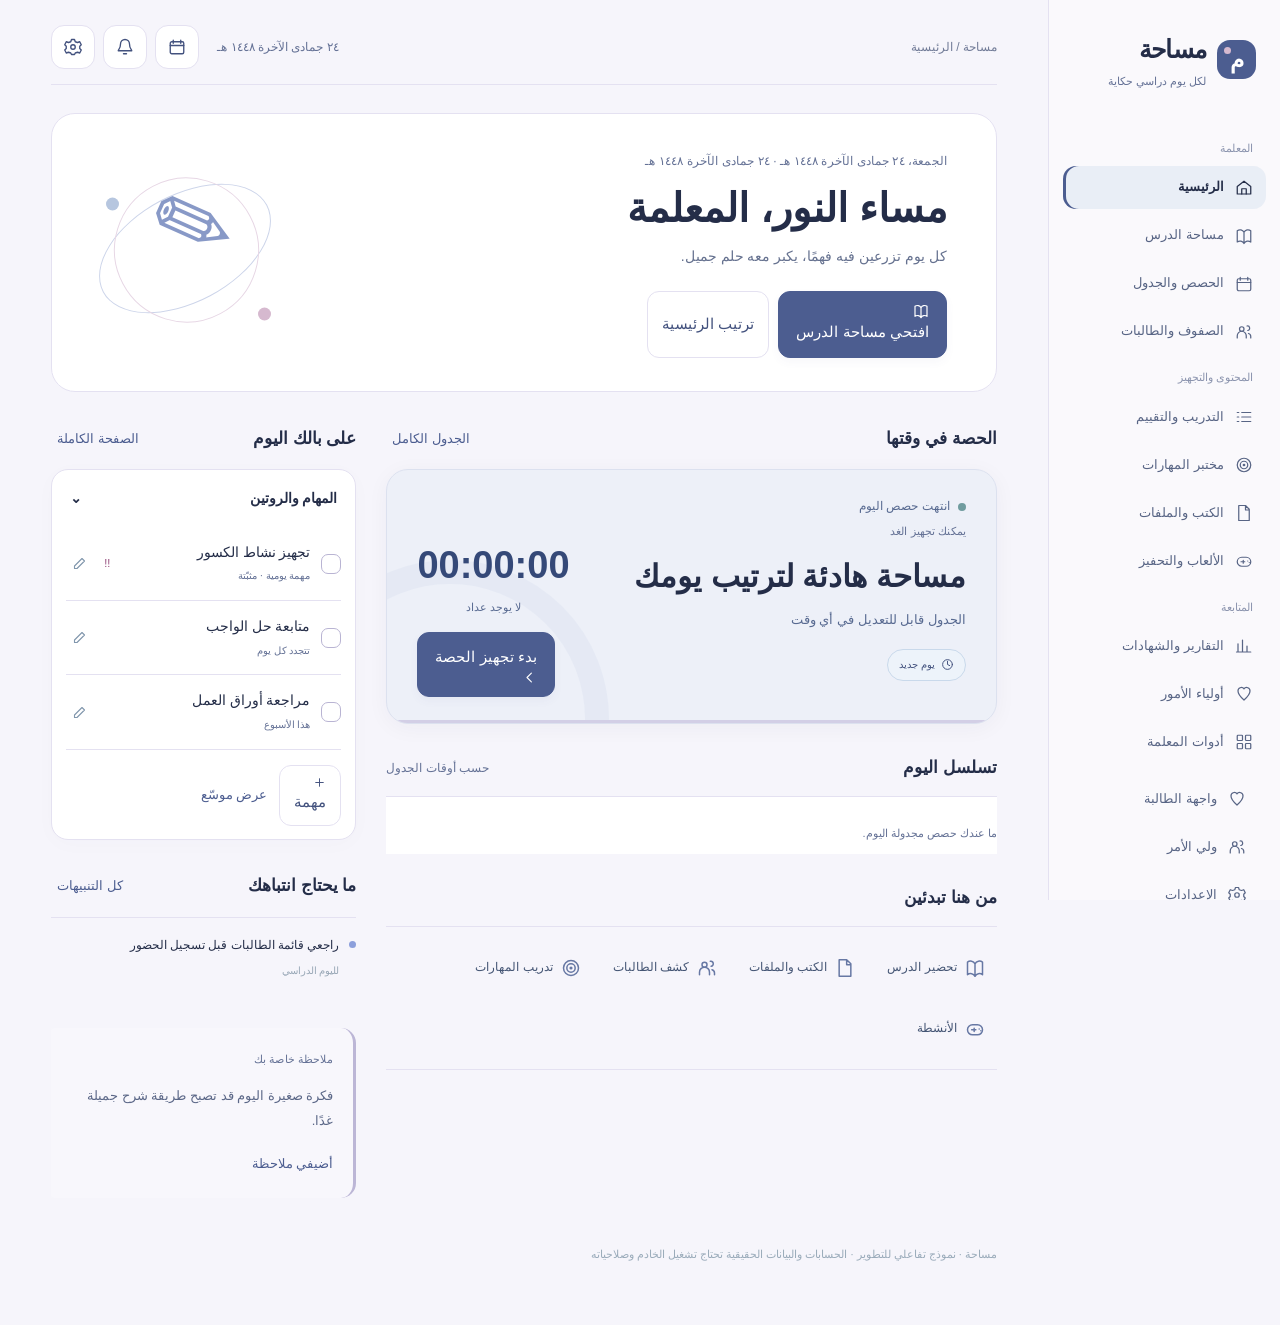
<file: index.html>
<!doctype html><html lang="ar" dir="rtl"><head><meta charset="utf-8"><meta name="viewport" content="width=device-width, initial-scale=1, viewport-fit=cover"><meta name="theme-color" content="#F6F5FB"><meta name="description" content="مساحة، مكان المعلمة الهادئ لإدارة الدروس والصفوف والحصص"><link rel="manifest" href="manifest.webmanifest"><link rel="icon" href="assets/icon.svg" type="image/svg+xml"><link rel="stylesheet" href="assets/style.css?v=20261106-restore-2"><link rel="stylesheet" href="assets/reference-refresh.css?v=20261106-restore-2"><link rel="stylesheet" href="assets/verified-palette.css?v=20261106-restore-2"><link rel="stylesheet" href="assets/experience.css?v=20261106-restore-2"><title>مساحة | مساحة المعلمة</title></head><body><div id="app"><main class="boot-fallback" style="max-width:720px;margin:70px auto;padding:24px;text-align:center;direction:rtl"><h1>مساحة المعلمة</h1><p>جاري تحميل الواجهة…</p><p><a href="?fresh=1" style="color:#4C5D90">إذا لم تظهر الصفحة، اضغطي هنا للتحديث</a></p></main></div><div id="toast" aria-live="polite"></div><script src="assets/media-store.js?v=20261106-restore-2" defer></script><script src="assets/app.js?v=20261106-restore-2" defer></script></body></html>
</file>
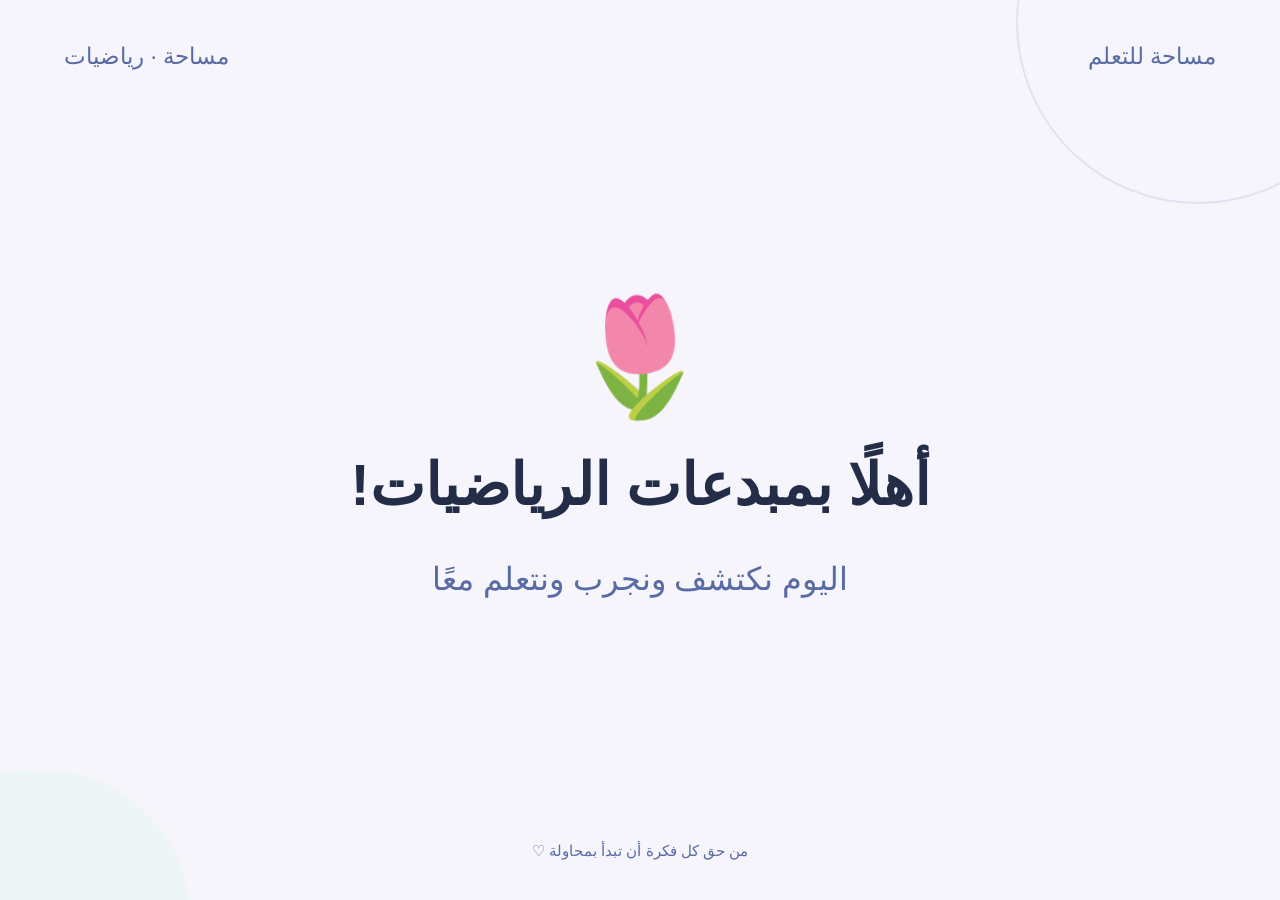
<file: projector.html>
<!doctype html><html lang="ar" dir="rtl"><head><meta charset="utf-8"><meta name="viewport" content="width=device-width, initial-scale=1"><meta name="theme-color" content="#F8F5FC"><link rel="stylesheet" href="assets/style.css"><link rel="stylesheet" href="assets/reference-refresh.css"><link rel="stylesheet" href="assets/verified-palette.css"><link rel="stylesheet" href="assets/experience.css"><title>السبورة | مساحة</title></head><body class="projector-body"><div id="projector"></div><script src="assets/projector.js" defer></script></body></html>
</file>
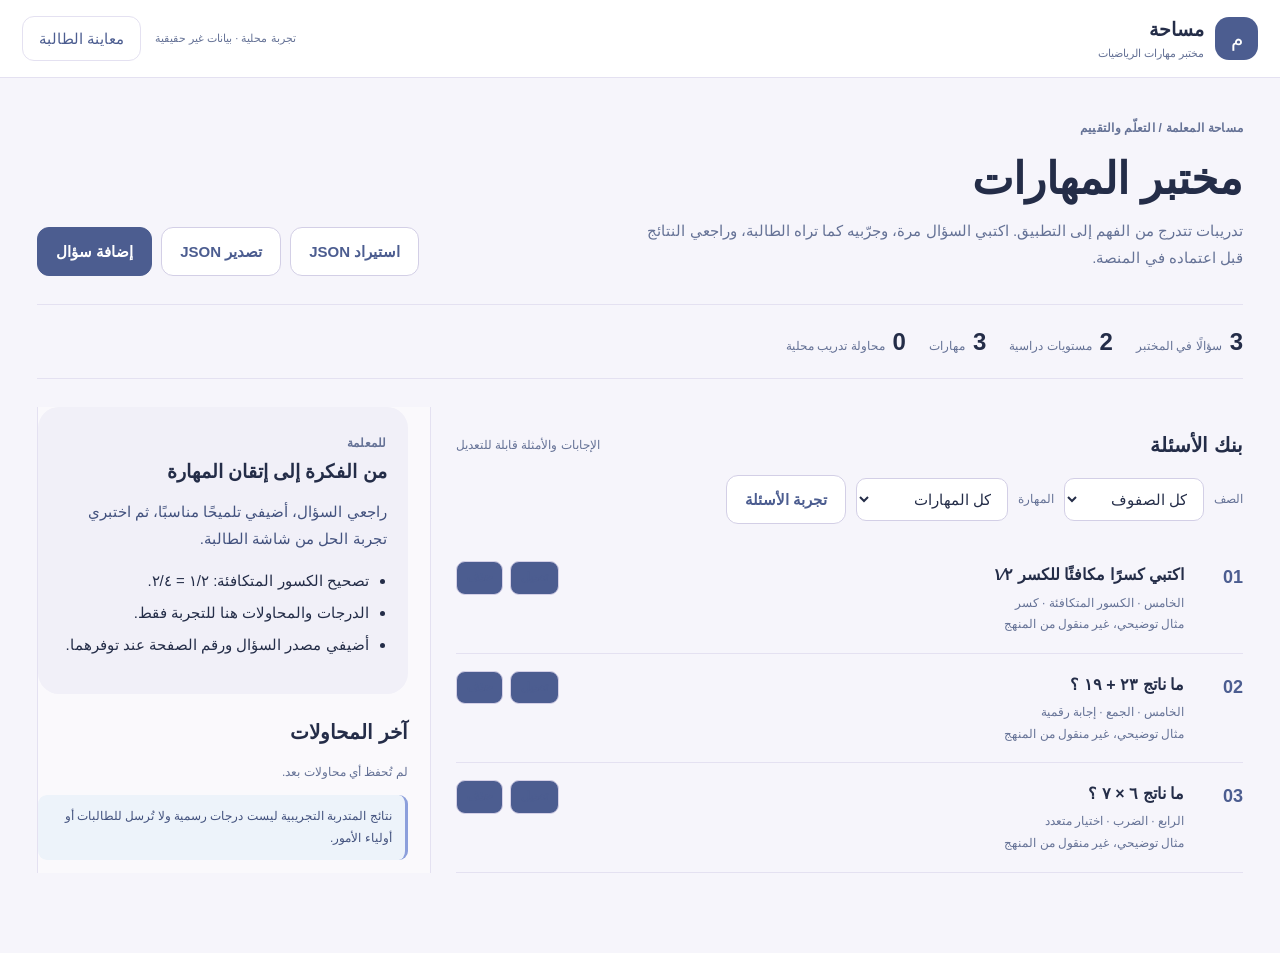
<file: skills.html>
<!doctype html>
<html lang="ar" dir="rtl">
<head>
<meta charset="utf-8"><meta name="viewport" content="width=device-width,initial-scale=1,viewport-fit=cover">
<meta name="theme-color" content="#F6F5FB"><link rel="stylesheet" href="assets/verified-palette.css"><title>مساحة | مختبر مهارات الرياضيات</title>
<link rel="icon" href="assets/icon.svg"><link rel="stylesheet" href="assets/skills.css"><link rel="stylesheet" href="assets/skills-ref.css"><script src="assets/skills.js" defer></script>
</head>
<body>
<div id="shell">
<header class="top"><a href="index.html" class="identity"><span class="mark">م</span><span><b>مساحة</b><small>مختبر مهارات الرياضيات</small></span></a><div class="top-actions"><span class="privacy">تجربة محلية · بيانات غير حقيقية</span><button class="quiet" id="switchRole">معاينة الطالبة</button></div></header>
<main id="main" tabindex="-1"></main>
</div>
<div id="dialogMount"></div><div id="toast" role="status" aria-live="polite"></div>
</body></html>
</file>
<file: assets/style.css>
*{box-sizing:border-box}html{scroll-behavior:smooth}body{margin:0;background:#f8f9fb;color:#24354a;font-family:-apple-system,BlinkMacSystemFont,"Segoe UI",Tahoma,Arial,sans-serif;font-size:14px}button,input,select,textarea{font:inherit}button{cursor:pointer}button:disabled{opacity:.4;cursor:not-allowed}a{color:inherit;text-decoration:none}svg{display:block}[hidden]{display:none!important}:root{--blue:#345b8b;--sky:#d7edf5;--ink:#24354a;--mute:#8292a4;--line:#e7ebf0;--soft:#f5f7fa;--white:#fff;--mint:#c8eae2}body.dark{--ink:#f1f6fc;--mute:#a8bbd0;--line:#354458;--soft:#1e2b3c;--white:#233348;background:#192638;color:var(--ink)}.shell{min-height:100vh;display:grid;grid-template-columns:218px minmax(0,1fr)}.rail{background:#f0f4f8;border-left:1px solid #e3eaf2;padding:24px 13px;position:sticky;top:0;height:100vh;overflow:auto;display:flex;flex-direction:column}.logo{display:flex;align-items:center;gap:11px;padding:0 10px 34px}.logo-mark{height:39px;width:39px;border-radius:13px;background:#345b8b;color:white;display:grid;place-items:center;font-size:23px;font-weight:700;position:relative}.logo-mark:after{content:'';width:7px;height:7px;background:#b6e6df;position:absolute;top:7px;left:7px;border-radius:50%}.logo strong{font-size:22px;letter-spacing:-.8px}.logo small{display:block;color:#8997a8;font-size:10px}.rail-label{font-size:10px;color:#92a2b4;padding:15px 13px 8px}.nav{display:flex;flex-direction:column;gap:3px}.nav button{width:100%;background:transparent;border:0;border-radius:11px;color:#61758e;display:flex;align-items:center;gap:11px;text-align:right;padding:11px 12px;font-size:12px}.nav button.active{background:#dce7f3;color:#274c7a;font-weight:700}.nav button:hover:not(.active){background:#e8eef5}.nav svg{width:18px;height:18px;stroke-width:1.65}.rail-bottom{margin-top:auto;padding:14px 7px 0}.profile-mini{display:flex;align-items:center;gap:10px;padding:11px;border-top:1px solid #dce4ee}.avatar{width:35px;height:35px;border-radius:13px;display:grid;place-items:center;background:#cfdeeb;color:#345b8b;font-size:17px}.profile-mini small{display:block;color:#8495a8;font-size:10px}.workspace{min-width:0;padding:29px clamp(20px,4vw,67px) 60px;max-width:1620px;width:100%;margin:auto}.topline{display:flex;align-items:center;justify-content:space-between;gap:12px;margin-bottom:35px}.bread{font-size:12px;color:#8a98a9}.topcontrols{display:flex;align-items:center;gap:9px}.iconbutton{height:40px;min-width:40px;background:var(--white);border:1px solid var(--line);color:var(--ink);border-radius:13px;display:inline-flex;align-items:center;justify-content:center;gap:7px;padding:0 12px}.iconbutton svg{width:18px;height:18px}.date-line{color:#657890;font-size:12px;margin-inline:10px}.section-kicker{letter-spacing:.1px;color:#8799ae;font-size:11px}.welcome{display:flex;gap:20px;align-items:flex-end;justify-content:space-between;margin-bottom:35px}.welcome h1{font-size:clamp(28px,3.25vw,48px);font-weight:700;letter-spacing:-1px;line-height:1.3;margin:5px 0 10px}.welcome p{margin:0;color:#8392a4;font-size:14px}.welcome .dayflower{width:91px;height:91px;flex:0 0 auto;opacity:.94}.line-heading{display:flex;align-items:center;justify-content:space-between;gap:12px;margin-bottom:16px}.line-heading h2{font-size:18px;margin:0}.line-heading .sub{font-size:11px;color:#94a2b0}.textbutton{border:0;background:none;color:#466b98;font-size:12px;padding:6px}.dashboard-flow{display:grid;grid-template-columns:minmax(0,1.6fr) minmax(275px,.9fr);gap:31px;align-items:start}.mainstack,.sidestack{min-width:0;display:flex;flex-direction:column;gap:31px}.lesson-feature{background:#e9eff7;border:1px solid #dfe7f1;border-radius:23px;min-height:280px;padding:29px 33px;position:relative;overflow:hidden;display:flex;flex-direction:column;justify-content:space-between}.lesson-feature:before{content:'';position:absolute;left:-65px;bottom:-110px;width:290px;height:290px;border:37px solid #dce7f3;border-radius:50%;opacity:.9}.lesson-feature:after{content:'';position:absolute;left:122px;top:-53px;width:115px;height:115px;border:1px solid #bfd4e6;border-radius:50%}.feature-meta{display:flex;align-items:center;gap:8px;position:relative;z-index:1;color:#627d9b;font-size:11px}.pulse{width:8px;height:8px;background:#6eaa94;border-radius:50%}.feature-main{position:relative;z-index:1;display:flex;align-items:center;justify-content:space-between;gap:12px}.feature-main h2{font-size:clamp(24px,3vw,35px);margin:6px 0}.feature-main p{margin:0;color:#6b829c}.countdown{font-size:clamp(27px,4vw,44px);font-variant-numeric:tabular-nums;font-weight:700;direction:ltr;letter-spacing:-1px;white-space:nowrap}.countdown small{font-size:11px;font-weight:400;display:block;letter-spacing:0;text-align:center;direction:rtl;color:#7890aa}.feature-bottom{display:flex;align-items:center;justify-content:space-between;gap:10px;position:relative;z-index:1}.pill{display:inline-flex;align-items:center;gap:6px;border:1px solid #ceddec;border-radius:999px;padding:6px 11px;font-size:10px;color:#58728e;background:#f7fafd}.solid{background:#345b8b;border:1px solid #345b8b;color:white;border-radius:12px;padding:11px 17px}.softbtn{background:#eef3f8;border:1px solid #dfe9f3;border-radius:12px;padding:10px 14px;color:#345b8b}.progress-track{height:3px;background:#cfdeeb;border-radius:99px;overflow:hidden;position:absolute;bottom:0;right:0;left:0}.progress-track i{display:block;height:100%;background:#4676ac;width:0;transition:width .7s}.timeline{position:relative;border-top:1px solid var(--line);padding-top:16px;display:grid;grid-template-columns:repeat(auto-fit,minmax(115px,1fr));gap:7px}.slot{background:none;border:0;text-align:right;padding:10px 11px;border-radius:10px;position:relative;min-height:94px}.slot:before{content:'';position:absolute;right:13px;top:-21px;width:9px;height:9px;border-radius:50%;background:#c8d3df;border:3px solid #f8f9fb}.slot.active{background:#e8eff7}.slot.active:before{background:#3a689b}.slot small{color:#91a0b0;font-size:10px}.slot strong{display:block;margin:8px 0 3px;font-size:13px}.slot em{display:block;font-style:normal;font-size:11px;color:#8a9caf}.tool-strip{display:grid;grid-template-columns:repeat(4,minmax(0,1fr));gap:4px;border-top:1px solid var(--line);border-bottom:1px solid var(--line);padding:18px 0}.tool-link{display:flex;flex-direction:column;align-items:center;gap:11px;background:none;border:0;border-radius:12px;padding:9px 4px;font-size:11px;color:#566e87}.tool-link:hover{background:#edf3f8}.toolglyph{width:50px;height:50px;background:#e5edf6;border-radius:17px;display:grid;place-items:center;color:#3d6a98}.toolglyph svg{height:22px;width:22px;stroke-width:1.7}.tool-link:nth-child(2) .toolglyph{background:#e5f3ef;color:#518d80}.tool-link:nth-child(3) .toolglyph{background:#f5ede3;color:#9a8059}.tool-link:nth-child(4) .toolglyph{background:#ece9f6;color:#8171a5}.list-clean{padding:0;margin:0;list-style:none}.taskitem{display:flex;align-items:center;gap:11px;padding:13px 0;border-bottom:1px solid var(--line)}.check{height:20px;width:20px;border:1.5px solid #b6c6d7;border-radius:7px;background:#fff;color:#fff;flex:0 0 auto;display:grid;place-items:center;padding:0}.check.checked{background:#3f7893;border-color:#3f7893}.taskitem .copy{flex:1;min-width:0}.taskitem .copy b{font-weight:400;font-size:13px;display:block;white-space:nowrap;overflow:hidden;text-overflow:ellipsis}.taskitem .copy b.finished{text-decoration:line-through;color:#9aa7b7}.taskitem small{font-size:10px;color:#9aa7b7}.taskitem .priority{font-size:11px;color:#b2738b}.light-more{border:0;background:transparent;color:#8197ad;padding:6px}.task-actions{display:flex;gap:6px;margin-top:15px;align-items:center}.dropbox{background:#fff;border:1px solid #e7ebf0;border-radius:16px;padding:12px 15px}.drop-head{width:100%;display:flex;align-items:center;justify-content:space-between;text-align:right;border:0;background:transparent;padding:0;font-weight:700;color:#344d67}.drop-content{padding-top:13px}.muted{color:#8b9cac;font-size:11px}.mini-calendar{display:grid;grid-template-columns:repeat(7,minmax(0,1fr));gap:5px;margin:14px 0}.mini-calendar span,.mini-calendar button{display:grid;place-items:center;aspect-ratio:1;border:0;background:transparent;border-radius:10px;font-size:11px}.mini-calendar .weekday{color:#98a9b9;font-size:10px;aspect-ratio:auto}.mini-calendar .today{background:#345b8b;color:white}.mini-calendar .event{border:1px solid #b1d3dc}.mini-calendar .blank{visibility:hidden}.notice-line{padding:12px 0;border-bottom:1px solid var(--line);display:flex;gap:10px;align-items:flex-start}.notice-line:last-child{border-bottom:0}.notice-dot{width:7px;height:7px;border-radius:50%;background:#7d9fc2;margin-top:6px;flex:0 0 auto}.notice-line b{display:block;font-size:12px;font-weight:400}.notice-line small{color:#98a7b6;font-size:10px}.glass-note{background:#f0f5fa;border-radius:15px;padding:16px 18px;color:#627d99;font-size:12px}.page-header{display:flex;align-items:flex-end;justify-content:space-between;gap:14px;margin-bottom:27px}.page-header h1{font-size:clamp(25px,3vw,36px);margin:5px 0 0}.page-header p{margin:7px 0 0;color:#8798a9}.page-body{display:grid;gap:18px}.layout-two{display:grid;grid-template-columns:minmax(0,1.5fr) minmax(270px,.9fr);gap:22px;align-items:start}.paper{border:1px solid var(--line);background:var(--white);border-radius:18px;padding:22px}.paper h3{margin:0 0 16px;font-size:16px}.row{display:flex;align-items:center;gap:10px;flex-wrap:wrap}.between{justify-content:space-between}.stack{display:flex;flex-direction:column;gap:10px}.field{display:flex;flex-direction:column;gap:6px;min-width:0;flex:1}.field label{color:#7e91a7;font-size:11px}.field input,.field select,.field textarea,textarea.editor{width:100%;min-height:39px;border:1px solid var(--line);background:var(--white);color:var(--ink);border-radius:11px;padding:10px 11px;outline:none}.field textarea{min-height:95px;resize:vertical}.field input:focus,.field textarea:focus,.field select:focus{border-color:#6998c6}.table-wrap{overflow-x:auto}table{border-collapse:collapse;width:100%;font-size:12px}th{font-weight:400;text-align:right;color:#9da9b5;border-bottom:1px solid var(--line);padding:12px}td{padding:13px 12px;border-bottom:1px solid var(--line)}tr:last-child td{border-bottom:0}.tag{border-radius:999px;background:#ebf2f8;color:#587a9c;padding:5px 9px;white-space:nowrap;font-size:10px}.tag.good{background:#e7f5ee;color:#477969}.tag.warn{background:#fff1e5;color:#a57e55}.clickrow{cursor:pointer}.clickrow:hover{background:#f8fafc}.segmented{display:flex;gap:4px;background:#f0f4f8;border-radius:12px;padding:4px;flex-wrap:wrap}.segmented button{border:0;background:transparent;color:#667e94;border-radius:9px;padding:9px 12px}.segmented button.selected{background:#fff;color:#345b8b;box-shadow:0 1px 5px #203b5714}.empty{padding:35px 15px;color:#9cabb9;text-align:center}.two-cards{display:grid;grid-template-columns:repeat(2,minmax(0,1fr));gap:15px}.lesson-row{padding:17px 0;border-bottom:1px solid var(--line);display:flex;align-items:center;gap:13px}.lesson-row:last-child{border-bottom:0}.number-marker{min-width:37px;height:37px;border-radius:12px;background:#eaf2f9;display:grid;place-items:center;color:#4b76a0}.lesson-row .grow{flex:1}.lesson-row b{font-size:13px;font-weight:700}.lesson-row small{color:#92a1b0;font-size:11px;display:block;margin-top:4px}.filepicker{border:1px dashed #b6c9db;border-radius:15px;background:#f9fbfd;padding:22px;text-align:center}.filepicker input{width:100%;max-width:300px}.student-scene{border-radius:24px;background:#fff9ef;border:1px solid #f1e7d7;padding:24px;position:relative;overflow:hidden}.kid-hero{display:grid;grid-template-columns:1fr 210px;align-items:center;gap:20px;min-height:220px}.kid-hero h1{color:#4b627a;font-size:clamp(26px,4vw,43px);line-height:1.4;margin:9px 0}.kid-hero p{color:#8e8c91;margin:0}.kid-art{max-width:210px;width:100%;height:auto}.kid-title{font-size:19px;margin:0 0 13px}.kid-options{display:grid;grid-template-columns:repeat(3,minmax(0,1fr));gap:12px}.kid-action{border:1px solid #e9dccc;background:#fffdf9;border-radius:17px;min-height:105px;padding:15px;display:flex;flex-direction:column;align-items:flex-start;gap:9px;text-align:right;color:#53667a}.kid-action svg{width:23px;height:23px;stroke:#7799a1}.kid-action:nth-child(2){background:#eaf7f3;border-color:#d2eae0}.kid-action:nth-child(3){background:#f0f0fb;border-color:#e2e2f0}.quiz-box{text-align:center;padding:30px 12px}.math-question{font-size:clamp(33px,5vw,65px);direction:ltr;margin:18px 0 22px;color:#48627d}.answer-options{display:grid;grid-template-columns:repeat(3,1fr);gap:10px;max-width:540px;margin:auto}.answer-options button{min-height:75px;border:1px solid #d5e2e8;border-radius:15px;background:#fff;color:#4c6780;font-size:26px}.answer-options button:hover{background:#e8f4ef}.projector-body{background:#fff9f1;min-height:100vh}.projector-view{min-height:100vh;padding:4vh 5vw;display:flex;flex-direction:column;justify-content:center;align-items:center;position:relative;overflow:hidden;color:#50637a;text-align:center}.projector-view:before{content:'';width:360px;height:360px;border:2px solid #e4efe7;position:absolute;top:-160px;right:-100px;border-radius:50%}.projector-view:after{content:'';width:320px;height:320px;background:#e9f4f1;position:absolute;left:-130px;bottom:-190px;border-radius:46%}.projector-top{position:absolute;top:4vh;right:5vw;left:5vw;display:flex;justify-content:space-between;align-items:center;color:#8299a5;font-size:clamp(14px,2vw,23px)}.projector-emoji{font-size:clamp(56px,9vw,140px);line-height:1.1;z-index:1}.projector-title{font-size:clamp(30px,4.5vw,72px);margin:15px 0;z-index:1}.projector-question{font-size:clamp(65px,11vw,165px);font-weight:700;direction:ltr;line-height:1.4;z-index:1}.projector-sub{font-size:clamp(18px,2.5vw,33px);color:#7c929d;z-index:1}.projector-answer{font-size:clamp(29px,5vw,70px);color:#418978;margin-top:15px;z-index:1}.projector-footer{position:absolute;bottom:4vh;color:#9aa9b6;z-index:1}.settings-drawer{position:fixed;inset:0 0 0 auto;width:min(440px,100vw);background:var(--white);box-shadow:-20px 0 70px #152c4340;z-index:120;padding:24px;overflow:auto}.shade{position:fixed;inset:0;background:#24354961;z-index:110}.modal-layer{position:fixed;inset:0;background:#15273a7c;z-index:140;display:flex;align-items:center;justify-content:center;padding:20px}.modal{background:var(--white);border-radius:21px;padding:25px;width:min(590px,100%);max-height:90vh;overflow:auto;box-shadow:0 20px 80px #0002}.modal h2{margin:0 0 19px;font-size:21px}.close{border:0;background:none;color:#8297a8;font-size:23px}.form-grid{display:grid;grid-template-columns:1fr 1fr;gap:13px}.switchline{display:flex;gap:11px;align-items:center;padding:13px 0;border-bottom:1px solid var(--line)}.switchline input{accent-color:#456d97;width:17px;height:17px}.switchline span{flex:1}.activity-strip{background:#edf5f6;border-radius:14px;padding:16px;display:flex;justify-content:space-between;align-items:center}.tools-grid{display:grid;grid-template-columns:repeat(3,minmax(0,1fr));gap:10px}.tool-tile{background:#fff;border:1px solid var(--line);border-radius:15px;min-height:105px;padding:14px;text-align:right;display:flex;flex-direction:column;justify-content:space-between;gap:10px}.tool-tile svg{width:25px;height:25px;color:#5588a3}.tool-tile small{color:#879aaa}.report-bars{display:flex;gap:12px;align-items:end;height:170px;border-bottom:1px solid #cddce9;padding:12px}.bar{flex:1;border-radius:8px 8px 0 0;background:#8db9d4;min-height:5px;position:relative}.bar span{position:absolute;top:-24px;right:0;left:0;text-align:center;font-size:10px}.history-row{padding:11px 0;border-bottom:1px solid var(--line);font-size:12px;display:flex;gap:10px;align-items:center}.chip{border:1px solid var(--line);background:var(--white);border-radius:999px;padding:6px 10px;font-size:11px}.chip.selected{background:#d9e9f3;color:#345b8b}.small-print{font-size:11px;color:#9aabba}.mobile-toggle{display:none}#toast{position:fixed;bottom:22px;left:24px;background:#294c70;color:white;border-radius:13px;padding:12px 18px;font-size:12px;z-index:300;opacity:0;pointer-events:none;transition:opacity .2s}#toast.show{opacity:1}.fullwidth{width:100%}.grow{flex:1}.nowrap{white-space:nowrap}.mt{margin-top:17px}.mb{margin-bottom:16px}.small{font-size:11px}.notice{background:#f0f5f9;border:1px solid #dfebf3;border-radius:12px;padding:11px 13px;color:#66829a}.placeholder{border:1px dashed #c9d7e3;border-radius:13px;padding:20px;color:#8e9eb0}.overflow{overflow:auto}.warntext{color:#ab7284}.goodtext{color:#438875}.circular{border-radius:50%}.article{max-width:790px;line-height:2}.article h2{margin:23px 0 7px}.shortcut-row{display:flex;justify-content:space-between;align-items:center;gap:10px;border-bottom:1px solid var(--line);padding:12px 0}.shortcut-row:last-child{border:0}.tooltip{font-size:10px;color:#9daab8}@media(max-width:1160px){.dashboard-flow,.layout-two{grid-template-columns:1fr}.sidestack{display:grid;grid-template-columns:repeat(2,minmax(0,1fr))}.kid-hero{grid-template-columns:1fr 170px}}@media(max-width:850px){.shell{display:block}.rail{position:fixed;right:0;top:0;bottom:0;width:255px;z-index:90;transform:translateX(110%);transition:transform .2s;box-shadow:-10px 0 40px #0002}.rail.open{transform:translateX(0)}.mobile-toggle{display:inline-flex}.workspace{padding:23px 20px 60px}.topline{margin-bottom:27px}.welcome{margin-bottom:29px}.date-line{display:none}}@media(max-width:590px){.workspace{padding:18px 15px 45px}.topline{margin-bottom:25px}.welcome .dayflower{width:58px;height:58px}.welcome h1{font-size:29px}.welcome p{font-size:12px}.lesson-feature{min-height:260px;padding:23px}.feature-main{align-items:flex-start;flex-direction:column}.countdown{font-size:30px}.countdown small{text-align:right}.feature-bottom{flex-wrap:wrap}.timeline{grid-template-columns:repeat(2,minmax(0,1fr))}.sidestack{grid-template-columns:1fr}.tool-strip{grid-template-columns:repeat(4,1fr)}.toolglyph{width:42px;height:42px;border-radius:14px}.tool-link{font-size:10px}.page-header{align-items:flex-start;flex-direction:column}.form-grid,.two-cards,.tools-grid{grid-template-columns:1fr}.paper{padding:17px}.kid-hero{grid-template-columns:1fr 105px;min-height:185px}.kid-hero h1{font-size:23px}.kid-options{grid-template-columns:1fr 1fr}.answer-options button{font-size:22px;min-height:68px}.date-line{display:none}}@media(prefers-reduced-motion:reduce){*,*:before,*:after{transition:none!important;animation:none!important}}

.fraction{display:inline-flex;vertical-align:middle;flex-direction:column;align-items:center;justify-content:center;line-height:1.05;font-size:.8em;margin-inline:.1em}.fraction .num{border-bottom:.065em solid currentColor;min-width:1.1em;text-align:center;padding:0 .12em .08em}.fraction .den{padding:.08em .12em 0;text-align:center}
</file>
<file: assets/reference-refresh.css>
/* MASAHA 2026 • Reference-driven refinement
   Source of visual language: user-provided math.zip (tokens.css); no backend copied.
   Flat cool canvas, restrained indigo / periwinkle, soft high-contrast interaction.
*/
:root{
 --m-bg:#F6F5FB;--m-surface:#FFFFFF;--m-ink:#242D48;--m-text2:#43527E;
 --m-muted:#657296;--m-primary:#4C5D90;--m-primary-hover:#41507C;
 --m-border:#E4E1F1;--m-border2:#D3CFE6;--m-tint:#F0EEF7;
 --m-blue:#EDF3FA;--m-rose:#F8F0F4;--m-teal:#EEF5F7;--m-lav:#F1F0F8;
 --m-shadow:0 4px 22px rgba(35,40,73,.045);--m-ease:cubic-bezier(.22,.8,.24,1);
 --blue:var(--m-primary);--sky:#DDE8F4;--ink:var(--m-ink);--mute:var(--m-muted);
 --line:var(--m-border);--soft:#FAF9FC;--white:#FFFFFF;--mint:#DCEAEE;
}
html{background:var(--m-bg);-webkit-text-size-adjust:100%}
body:not(.projector-body){background:var(--m-bg);color:var(--m-ink);font-size:15px;line-height:1.75}
button,input,select,textarea{font-family:Ping,Tahoma,Arial,sans-serif}
button:focus-visible,a:focus-visible,input:focus-visible,textarea:focus-visible,select:focus-visible{outline:3px solid #98B8D8;outline-offset:3px}
button,a{transition:background-color .19s var(--m-ease),border-color .19s var(--m-ease),color .19s var(--m-ease),transform .19s var(--m-ease),box-shadow .19s var(--m-ease)}
button:active:not(:disabled){transform:scale(.985)}
/* Desktop: quieter, brighter editorial shell */
.rail{background:#FAF9FC;border-left:1px solid var(--m-border);padding-top:23px}
.logo{padding-bottom:29px}.logo strong{color:var(--m-ink)}.logo small,.rail-label{color:var(--m-muted)}
.logo-mark{background:var(--m-primary);border-radius:13px}
.logo-mark:after{background:#D6B9CF}
.nav button{min-height:45px;color:var(--m-text2);font-size:13px;border-radius:13px}
.nav button.active{background:#E9EEF6;color:var(--m-ink);font-weight:700}
.nav button:hover:not(.active){background:#F0EEF7;color:var(--m-ink)}
.rail .profile-mini{border-color:var(--m-border)}.avatar{background:#E4E1F1;color:var(--m-primary)}
.workspace{max-width:1490px;padding-top:26px}
.bread,.date-line{color:var(--m-muted)}.topline{margin-bottom:30px}
.iconbutton{background:#fff;border-color:var(--m-border);border-radius:13px;min-height:44px}
.iconbutton:hover{background:var(--m-lav);border-color:var(--m-border2);color:var(--m-primary)}
.welcome{margin-bottom:34px}.welcome h1{color:var(--m-ink);letter-spacing:0;font-weight:700}
.welcome p{color:var(--m-muted);font-size:14px}.section-kicker{color:var(--m-muted)}
.line-heading h2{font-size:18px;color:var(--m-ink)}.line-heading .sub{color:var(--m-muted)}
.textbutton{color:var(--m-primary);font-size:13px;border-radius:8px}.textbutton:hover{background:var(--m-lav)}
.dashboard-flow{gap:clamp(18px,2.5vw,38px)}.mainstack,.sidestack{gap:clamp(24px,2.6vw,37px)}
/* Main lesson is prominent, but no garish gradient or bulky decorative overlays */
.lesson-feature{background:#E9EEF6;border:1px solid #D3CFE6;border-radius:22px;min-height:266px;padding:28px 32px;box-shadow:var(--m-shadow)}
.lesson-feature:before{border-color:rgba(140,159,219,.14);border-width:24px;left:-96px;bottom:-155px}
.lesson-feature:after{border-color:rgba(76,93,144,.16)}
.feature-meta,.feature-main p,.countdown small{color:#586A91}
.pulse{background:#709C9F}
.feature-main h2{color:#242D48}.countdown{color:#354978;letter-spacing:0}
.solid{background:var(--m-primary);border-color:var(--m-primary);border-radius:12px;box-shadow:none}
.solid:hover{background:var(--m-primary-hover);border-color:var(--m-primary-hover)}
.softbtn{background:var(--m-lav);border-color:var(--m-border);color:var(--m-primary);border-radius:12px}
.softbtn:hover{background:#E4E1F1;border-color:var(--m-border2)}
.pill{border-color:#D3CFE6;background:#FAF9FC;color:var(--m-text2)}
.progress-track{background:#D3CFE6}.progress-track i{background:#7A8AC0}
.timeline{border-color:var(--m-border);gap:8px}.slot{border-radius:13px;min-height:91px}
.slot:before{border-color:var(--m-bg);background:#CBC8DD}
.slot.active{background:var(--m-lav)}.slot.active:before{background:#6A7FC4}
.slot:hover{background:#F0EEF7}
.slot small,.slot em{color:var(--m-muted)}.slot strong{color:var(--m-ink)}
/* Tools as an open, touch-friendly row rather than huge colored blocks */
.tool-strip{border-color:var(--m-border);gap:7px}.tool-link{border-radius:15px;min-height:104px;color:var(--m-text2);font-size:12px}
.tool-link:hover{background:#F0EEF7;transform:translateY(-2px)}
.toolglyph{background:#E4E1F1;color:#4C5D90;border-radius:15px;width:52px;height:52px}
.tool-link:nth-child(2) .toolglyph{background:#DCEAEE;color:#487C88}
.tool-link:nth-child(3) .toolglyph{background:#F0E2EB;color:#95617C}
.tool-link:nth-child(4) .toolglyph{background:#DDE8F4;color:#597BAB}
/* Low-noise task workflow and collapsed previews */
.taskitem{border-bottom-color:var(--m-border);min-height:56px}.taskitem .copy b{color:var(--m-ink);font-size:14px}
.taskitem small{color:var(--m-muted)}.check{border-color:#B9B4D3;background:#fff;border-radius:7px}
.check.checked{background:#4C5D90;border-color:#4C5D90}.taskitem .priority{color:#94497B}
.dropbox{background:#fff;border-color:var(--m-border);border-radius:17px;box-shadow:var(--m-shadow)}
.drop-head{color:var(--m-ink);min-height:32px}.dropbox:focus-within{border-color:#CBC5E2}
.muted{color:var(--m-muted)}
.mini-calendar .today{background:var(--m-primary)}.mini-calendar .event{border-color:#B98FAE;background:#F8F0F4}
.mini-calendar button:hover{background:#F0EEF7}.notice-line{border-color:var(--m-border)}.notice-dot{background:#8C9FDB}
.glass-note{background:var(--m-lav);color:var(--m-text2)}
.page-header h1,.paper h3{color:var(--m-ink)}.page-header p{color:var(--m-muted)}
.paper{border-color:var(--m-border);border-radius:19px;box-shadow:var(--m-shadow)}
.field label{color:var(--m-text2)}.field input,.field select,.field textarea,textarea.editor{border-color:var(--m-border2);border-radius:12px;background:#fff;color:var(--m-ink);min-height:44px}
.field input:focus,.field select:focus,.field textarea:focus{border-color:#8C9FDB;box-shadow:0 0 0 3px rgba(140,159,219,.17)}
.notice{border-color:var(--m-border);background:var(--m-lav)}.shortcut-row{border-color:var(--m-border)}
/* Thematic pages: soften every repeated surface rather than just change the main canvas */
.tools-grid .tool-tile,.two-cards .paper{border-color:var(--m-border)}
.settings-drawer{background:#fff;color:var(--m-ink)}.shade{background:rgba(36,45,72,.38)}
/* Child and projector remain separate experiences. More lively, still gentle. */
.student-scene{background:#F8F5FC;color:#242D48;border-color:#E4E1F1}
.quiz-box{background:#F8F5FC}
.projector-body{background:#F8F5FC;color:#242D48}
.projector-view{background:#FCFAFF;color:#242D48}
.projector-top{color:#657296}.projector-title{color:#4C5D90}
.projector-question{color:#242D48}.projector-answer{color:#335B65}
/* Don't allow contrast or spacing to collapse on touch layouts */
@media(max-width:900px){.workspace{padding:18px 17px 52px}.dashboard-flow{gap:24px}.lesson-feature{padding:24px}.rail{box-shadow:-12px 0 40px rgba(36,45,72,.08)}}
@media(max-width:600px){.welcome h1{font-size:29px}.lesson-feature{padding:21px 19px;min-height:245px;border-radius:19px}.tool-link{min-height:90px}.toolglyph{width:44px;height:44px}.workspace{padding-inline:14px}.taskitem .copy b{white-space:normal}}
@media(prefers-reduced-motion:reduce){*,*::before,*::after{animation-duration:.01ms!important;transition-duration:.01ms!important;scroll-behavior:auto!important}}
</file>
<file: assets/verified-palette.css>
/* Token-accurate palette from supplied math.zip/assets/css/tokens.css. No gradients. */
:root { --blue:#4C5D90; --sky:#DDE8F4; --ink:#242D48; --mute:#586BA5; --line:#E4E1F1; --soft:#FAF9FC; --white:#FFFFFF; --mint:#DCEAEE; }
html, body:not(.projector-body), body:not(.projector-body).dark { background:#F6F5FB!important; color:#242D48!important; }
.rail {background:#FAF9FC!important;border-left:1px solid #E4E1F1!important}
.logo-mark, .solid, .btn.primary, .primary {background:#4C5D90!important;color:#fff!important;border-color:#4C5D90!important}
.nav button.active {background:#E9EEF6!important;color:#242D48!important}
.nav button:hover:not(.active) {background:#F0EEF7!important;color:#242D48!important}
.workspace,.page-body,.shell {color:#242D48}
.lesson-feature {background:#E9EEF6!important;border:1px solid #D3CFE6!important;color:#242D48!important}
.lesson-feature h2,.feature-main h2 {color:#242D48!important}
.paper,.dropbox,.timeline,.mini-calendar,.tool-strip,.tool-tile {background:#fff;border-color:#E4E1F1!important}
.toolglyph {background:#E4E1F1!important;color:#4C5D90!important}
.tool-link:nth-child(2) .toolglyph {background:#DCEAEE!important;color:#426E7C!important}
.tool-link:nth-child(3) .toolglyph {background:#F0E2EB!important;color:#855E78!important}
.tool-link:nth-child(4) .toolglyph {background:#DDE8F4!important;color:#4C5D90!important}
button:focus-visible,a:focus-visible,input:focus-visible {outline:3px solid #8C9FDB!important;outline-offset:2px}
.iconbutton,.softbtn,.chip {background:#fff;color:#43527E;border-color:#E4E1F1}
.iconbutton:hover,.softbtn:hover {background:#F1F0F8!important}
.taskitem,.notice-line{border-color:#E4E1F1!important}
.check.checked,.mini-calendar .today {background:#4C5D90!important;color:#fff!important}
.tag,.pill {background:#EDF3FA!important;color:#43527E!important;border-color:#C9D9EB!important}
.projector-body{background:#F6F5FB!important;color:#242D48!important}
.projector-view{background:#F6F5FB!important;color:#242D48!important}
.projector-view:before {border-color:#E4E1F1!important}
.projector-view:after {background:#EEF5F7!important}
.projector-title,.projector-question {color:#242D48!important}
.projector-sub,.projector-top,.projector-footer {color:#586BA5!important}
.projector-answer {color:#335B65!important}
.student-scene {background:#F1F0F8!important;border-color:#E4E1F1!important}
.kid-action {background:#fff!important;border-color:#E4E1F1!important}
.kid-action:nth-child(2) {background:#EEF5F7!important}
.kid-action:nth-child(3) {background:#F8F0F4!important}
/* Explicitly neutralize legacy accidental gradients */
*[style*="linear-gradient"],*[style*="radial-gradient"]{background-image:none!important}
</file>
<file: assets/experience.css>
/* مساحة — polished workflow layer. Project palette is sourced from math.zip tokens.css. */
:root{--exp-ink:#242D48;--exp-primary:#4C5D90;--exp-muted:#586BA5;--exp-border:#E4E1F1;--exp-soft:#F6F5FB;--exp-lav:#F1F0F8;--exp-blue:#EDF3FA;--exp-teal:#EEF5F7;--exp-mauve:#F8F0F4;--exp-ease:cubic-bezier(.2,.72,.25,1)}
html{scroll-behavior:smooth}body{font-size:15px!important;line-height:1.75}button,input,textarea,select{font-family:Ping,'Segoe UI',Tahoma,sans-serif}button{transition:background .24s var(--exp-ease),transform .24s var(--exp-ease),border-color .24s var(--exp-ease)}button:hover:not(:disabled){transform:translateY(-1px)}button:active:not(:disabled){transform:translateY(0) scale(.985)}
.shell{grid-template-columns:232px minmax(0,1fr)}.rail{padding:28px 14px 16px!important;background:#FAF9FC!important;box-shadow:none}.rail-label{font-size:11px;letter-spacing:0;color:#8B94AE!important}.nav{gap:5px}.nav button{min-height:43px;padding:10px 13px;border-radius:13px;font-size:13px;color:#586585;transition:.2s}.nav button.active{background:#E9EEF6!important;box-shadow:inset 3px 0 #4C5D90;color:#242D48!important}.nav button:hover:not(.active){background:#F0EEF7!important;transform:translateX(-2px)}.logo{padding-bottom:33px}.logo strong{font-size:25px}.logo small{font-size:11px}.workspace{padding-top:25px}.topline{margin-bottom:28px;padding-bottom:15px;border-bottom:1px solid #E4E1F1}.bread{color:#727C98}.crumb-sep{margin:0 5px;color:#B2B3C6}.iconbutton{height:43px;min-width:43px;border-radius:13px}.topcontrols{gap:8px}.date-line{font-size:12px}.page-header{align-items:center}.page-header h1{font-size:clamp(26px,2.8vw,38px)}.page-header p{font-size:13px;max-width:700px}
/* Dashboard is whitespace-led, not a pile of KPI cards */
.new-welcome{padding:33px clamp(18px,4vw,49px);border-radius:24px;border:1px solid #E4E1F1;background:#FFFFFF;position:relative;overflow:hidden;min-height:226px;align-items:center;margin-bottom:30px;isolation:isolate}.new-welcome h1{font-size:clamp(28px,3.1vw,43px);margin:10px 0 8px}.new-welcome p{max-width:530px;color:#65718F;font-size:14px;line-height:1.9}.new-welcome .section-kicker{font-size:12px}.welcome-actions{display:flex;gap:9px;margin-top:22px;flex-wrap:wrap}.welcome-art{position:absolute;left:32px;top:50%;transform:translateY(-50%);width:215px;height:165px;pointer-events:none}.welcome-art .arc{position:absolute;display:block;border:1px solid #CDD5EA;border-radius:50%;transform:rotate(-28deg)}.welcome-art .arc.a{width:186px;height:108px;top:25px;left:8px}.welcome-art .arc.b{width:145px;height:145px;top:8px;left:30px;border-color:#E7D7E5}.paper-pencil{font-size:95px;position:absolute;top:9px;left:70px;color:#8899C7;line-height:1;transform:rotate(-21deg);font-family:Georgia,serif}.welcome-art .dot{position:absolute;width:13px;height:13px;background:#B6C6DF;border-radius:50%}.welcome-art .dot.a{left:22px;top:28px}.welcome-art .dot.b{right:28px;bottom:14px;background:#D6B9CF}.new-dashboard{grid-template-columns:minmax(0,1.68fr) minmax(275px,.84fr);gap:30px}.new-dashboard .mainstack,.new-dashboard .sidestack{gap:29px}.line-heading{margin-bottom:13px}.line-heading h2{font-size:17px}.line-heading .sub{font-size:12px}.smart-feature{min-height:243px;padding:26px 30px;background:#EDF0F8!important;border:1px solid #DCE1EF!important;border-radius:22px}.smart-feature:before{width:270px;height:270px;border-color:#DDE4F1;opacity:.5}.smart-feature:after{display:none}.smart-feature .feature-main h2{font-size:clamp(22px,2.4vw,32px)}.smart-feature .feature-main p{font-size:13px}.smart-feature .countdown{font-size:clamp(26px,3vw,38px)}.smart-feature .feature-meta{font-size:12px}.smart-feature .solid,.solid{border-radius:12px;box-shadow:0 4px 10px #4C5D900C}.timeline{grid-template-columns:repeat(auto-fit,minmax(115px,1fr));border-color:#D8DCEC}.slot{min-height:92px}.slot.active{background:#F1F0F8;border:1px solid #E4E1F1}.slot:before{background:#BABED1;border-color:#F6F5FB}.slot.active:before{background:#4C5D90}
.quickbar{display:flex;flex-wrap:wrap;gap:8px;padding:14px 0;border-top:1px solid #E4E1F1;border-bottom:1px solid #E4E1F1}.quick-action{border:0;background:transparent;color:#445574;display:flex;gap:8px;align-items:center;border-radius:12px;padding:12px;min-height:53px;font-size:12px}.quick-action svg{color:#6778A4}.quick-action:hover{background:#F1F0F8}.smart-tasks{padding:0!important;overflow:hidden;box-shadow:0 4px 22px #2A315405}.smart-tasks .drop-head{padding:16px 18px!important;font-weight:700;font-size:14px}.smart-tasks .drop-content{padding:0 14px 13px}.smart-tasks .taskitem{font-size:13px}.gentle-notices{padding:5px 0;border-top:1px solid #E4E1F1}.gentle-notices .notice-line{padding:12px 0}.little-note{border-right:3px solid #BCB6D6;background:#F8F7FC;padding:17px 20px;border-radius:3px 15px 15px 3px}.little-note p{font-size:13px;color:#5C6888;line-height:1.9}.little-note .textbutton{padding-right:0}
/* The entire lesson lifecycle is one place and each stage can collapse. */
.lesson-hub{max-width:980px}.hub-intro{border-top:1px solid var(--exp-border);border-bottom:1px solid var(--exp-border);padding:20px 0;margin-bottom:35px}.eyebrow{font-size:11px;color:var(--exp-muted)}.hub-path{display:flex;align-items:center;gap:12px;margin-top:12px;flex-wrap:wrap;color:#6C7793;font-size:12px}.hub-path b{font-weight:700;color:#354469;margin-inline:6px}.hub-path i{font-style:normal;color:#B1B6CB;font-size:17px}.hub-sectiontitle{margin-bottom:10px}.hub-sectiontitle h2{font-size:20px;margin:0}.hub-sectiontitle p{font-size:12px;color:#8A93AC;margin:5px 0 0}.hub-lessons{margin-bottom:30px}.hub-lesson{width:100%;display:flex;align-items:center;gap:17px;background:transparent;border:0;border-bottom:1px solid var(--exp-border);padding:21px 10px;text-align:right;color:var(--exp-ink);border-radius:10px}.hub-lesson:hover{background:#F1F0F8}.hub-index{color:#8795B7;font-size:18px;font-variant-numeric:tabular-nums}.hub-lessoncopy{flex:1}.hub-lessoncopy strong{display:block;font-size:16px}.hub-lessoncopy small{font-size:12px;display:block;color:var(--exp-muted);margin-top:4px}.hub-open{font-size:12px;color:#4C5D90}.hub-inline{padding:21px 23px;background:#EEF5F7;border-radius:17px;display:flex;align-items:center;justify-content:space-between;gap:17px}.hub-inline b{font-size:16px}.hub-inline p{font-size:12px;color:#65778C;margin:3px 0 0}
.lesson-workbench{max-width:1100px}.lesson-topline{display:flex;justify-content:space-between;gap:10px;flex-wrap:wrap;margin:0 0 21px;font-size:12px;color:var(--exp-muted)}.work-step{background:#fff;border:1px solid #E4E1F1;border-radius:17px;margin-bottom:13px;overflow:hidden;transition:box-shadow .25s}.work-step[open]{box-shadow:0 10px 25px #28325E0A}.work-step summary{list-style:none;display:flex;align-items:center;gap:16px;padding:20px 22px;cursor:pointer}.work-step summary::-webkit-details-marker{display:none}.work-step summary>span:nth-child(2){flex:1}.work-step summary b{display:block;font-size:16px}.work-step summary small{display:block;font-size:12px;color:#8090A9;margin-top:2px}.step-no{font-variant-numeric:tabular-nums;display:grid;place-items:center;background:#EDF3FA;color:#526AA0;font-size:15px;width:43px;height:43px;border-radius:13px}.work-step:nth-of-type(2) .step-no{background:#F8F0F4;color:#895C7D}.work-step:nth-of-type(3) .step-no{background:#EEF5F7;color:#597E8A}.work-step:nth-of-type(4) .step-no{background:#F1F0F8;color:#716891}.chevron{color:#7383A8;font-size:18px;font-style:normal;transition:transform .24s}.work-step[open] .chevron{transform:rotate(180deg)}.step-body{border-top:1px solid #EEEAF5;padding:20px 23px 24px;animation:stepEnter .26s var(--exp-ease)}@keyframes stepEnter{from{opacity:.6;transform:translateY(-6px)}to{opacity:1;transform:none}}.prep-grid{display:grid;grid-template-columns:repeat(2,minmax(0,1fr));gap:17px}.prep-grid label{display:flex;flex-direction:column;gap:7px;color:#4C5874;font-size:12px;font-weight:700}.prep-grid textarea,.prep-grid input{min-width:0;min-height:45px;border:1px solid #DADDEA;border-radius:12px;background:#FCFBFE;padding:12px;color:#293651;font-size:13px;outline:none;resize:vertical}.prep-grid textarea{min-height:106px;line-height:1.8}.prep-grid textarea:focus,.prep-grid input:focus{border-color:#8795BB;box-shadow:0 0 0 3px #E9EEF6}.inline-end{display:flex;justify-content:flex-end;margin-top:16px}.resource-head{display:flex;justify-content:space-between;align-items:center;gap:20px;margin-bottom:15px}.resource-head h3{margin:0 0 4px}.resource-head p{font-size:12px;color:#7786A1;line-height:1.8;margin:0;max-width:650px}.resource-line{display:flex;align-items:center;gap:12px;padding:15px 3px;border-bottom:1px solid #E9E8F2}.resource-line>span:nth-child(2){flex:1;min-width:0;overflow-wrap:anywhere}.resource-line b{display:block;font-size:13px}.resource-line small{font-size:11px;color:#8994A8}.file-icon{width:39px;height:39px;background:#EDF3FA;color:#596F9C;border-radius:12px;display:grid;place-items:center}.scene-intro{display:flex;align-items:center;justify-content:space-between;gap:15px;margin-bottom:14px}.scene-intro p{font-size:12px;color:#65738C;max-width:620px;line-height:1.9}.scene-item{display:flex;align-items:center;gap:15px;border-bottom:1px solid #E8E7F0;padding:16px 2px}.scene-item:last-child{border-bottom:0}.scene-order{font-size:17px;color:#A3A7BF;min-width:30px}.scene-copy{flex:1;min-width:0}.scene-kind{display:block;font-size:10px;color:#7182A3;margin-bottom:3px}.scene-copy strong{display:block;font-size:14px}.scene-copy small{display:block;color:#8189A2;line-height:1.7;white-space:nowrap;overflow:hidden;text-overflow:ellipsis;max-width:500px}.scene-buttons{display:flex;flex-wrap:wrap;align-items:center;gap:3px}.little-control{border:1px solid #E4E1F1;background:#fff;border-radius:8px;width:31px;height:31px;color:#6678A5}.little-control:hover{background:#EDF3FA}.lesson-links{display:flex;flex-wrap:wrap;gap:11px}.step-tool{border:1px solid #E4E1F1;background:#FCFBFE;color:#445578;padding:14px 16px;display:flex;gap:10px;align-items:center;border-radius:12px;font-size:12px}.step-tool svg{color:#7587B1}.step-tool:hover{background:#F1F0F8}.lesson-footer-actions{background:#EDF3FA;border:1px solid #D7E2F0;border-radius:18px;padding:18px 22px;display:flex;align-items:center;gap:10px;margin-top:20px}.lesson-footer-actions>div{flex:1}.lesson-footer-actions b{font-size:15px}.lesson-footer-actions p{font-size:12px;color:#64758D;margin:3px 0 0}.control-stage{display:grid;grid-template-columns:1fr 220px;gap:14px;margin-bottom:25px}.display-preview{border:1px solid #E4E1F1;background:#EEF5F7;border-radius:20px;padding:28px 30px;min-height:200px}.display-preview h2{font-size:26px;margin:10px 0 5px}.display-preview p{color:#5E7186;font-size:15px;line-height:1.7}.preview-badge{font-size:11px;border-radius:50px;padding:5px 11px;background:#FFFFFF;color:#536581}.display-actions{background:#fff;border:1px solid #E4E1F1;border-radius:20px;padding:16px;display:flex;flex-direction:column;gap:7px}.display-actions h3{font-size:14px;margin:0 0 4px}.scene-picker{display:grid;grid-template-columns:repeat(3,minmax(0,1fr));gap:10px}.scene-picker button{border:1px solid #E4E1F1;background:#FCFBFE;min-height:83px;border-radius:13px;display:flex;flex-direction:column;gap:5px;padding:13px;text-align:right}.scene-picker button span{font-size:11px;color:#8993AA}.scene-picker button b{font-size:13px}.scene-picker button:hover{border-color:#B9C4DC;background:#F1F0F8}
.library-landing{display:grid;grid-template-columns:minmax(0,1fr) minmax(300px,.85fr);gap:26px;align-items:center;padding:28px 0 35px;margin-bottom:21px;border-bottom:1px solid #E4E1F1}.library-lead h2{font-size:clamp(23px,2.8vw,34px);margin:8px 0}.library-lead p{font-size:13px;color:#697892;max-width:470px;line-height:1.9}.library-types{display:grid;grid-template-columns:1fr 1fr;gap:9px}.library-type{background:#fff;border:1px solid #E4E1F1;border-radius:16px;padding:18px;display:flex;flex-direction:column;gap:6px}.library-type:nth-child(2){background:#EEF5F7}.library-type:nth-child(3){background:#F8F0F4}.library-type:nth-child(4){background:#F1F0F8}.library-type span{font-size:21px;color:#697D9D}.library-type b{font-size:14px}.library-type small{font-size:11px;color:#808BA5}.visually-hidden{position:absolute;width:1px;height:1px;opacity:0;overflow:hidden;clip-path:inset(50%)}
@media(max-width:1100px){.new-dashboard{grid-template-columns:1fr}.new-dashboard .sidestack{display:grid;grid-template-columns:1fr 1fr}.welcome-art{opacity:.5}.control-stage{grid-template-columns:1fr}.display-actions{flex-direction:row;flex-wrap:wrap}.display-actions h3{width:100%}}
@media(max-width:850px){.shell{display:block}.rail{position:fixed}.new-welcome{padding:25px}.welcome-art{width:130px;height:135px;left:5px;opacity:.22}.library-landing{grid-template-columns:1fr}.hub-path{gap:7px}}
@media(max-width:610px){.new-welcome{padding:23px 20px;min-height:0}.new-welcome h1{font-size:28px}.new-welcome p{font-size:13px}.welcome-art{display:none}.new-dashboard .sidestack{grid-template-columns:1fr}.smart-feature{padding:22px 19px;min-height:280px}.quickbar{gap:4px}.quick-action{padding:10px 9px;font-size:11px}.prep-grid{grid-template-columns:1fr}.work-step summary{padding:16px 12px;gap:9px}.work-step summary b{font-size:14px}.work-step summary small{font-size:11px}.step-no{width:35px;height:35px;min-width:35px;font-size:13px}.step-body{padding:16px 13px}.scene-item{flex-wrap:wrap;gap:8px}.scene-copy{flex-basis:calc(100% - 47px)}.scene-buttons{margin-right:42px}.lesson-footer-actions{flex-wrap:wrap;padding:17px}.lesson-footer-actions>div{flex-basis:100%}.hub-path i{display:none}.hub-path>span{background:#F1F0F8;padding:6px 8px;border-radius:8px;font-size:11px}.hub-inline{flex-wrap:wrap}.hub-open{font-size:10px}.scene-picker{grid-template-columns:1fr 1fr}.resource-head{flex-direction:column;align-items:flex-start}.page-header{margin-bottom:20px}.control-stage{grid-template-columns:1fr}.library-types{grid-template-columns:1fr 1fr}}
@media(prefers-reduced-motion:reduce){*{scroll-behavior:auto!important;animation:none!important;transition:none!important}}
.projector-scene-text{font-size:clamp(32px,5.4vw,86px)!important;direction:rtl!important;max-width:92vw;white-space:pre-wrap;line-height:1.5!important}

body,button,input,textarea,select{font-family:-apple-system,BlinkMacSystemFont,'Segoe UI',Tahoma,Arial,sans-serif!important}
</file>
<file: assets/skills.css>
:root{color-scheme:light;--ink:#25445b;--muted:#698394;--blue:#326f9e;--line:#e0eaf0;--soft:#f4f9fc;--paper:white;--mint:#dcefeb;--pale:#d9edf6;--focus:#83b4d2}
*{box-sizing:border-box}body{margin:0;background:#f8fbfd;color:var(--ink);font:15px/1.8 Ping,Tahoma,sans-serif}button,input,select,textarea{font:inherit}button{cursor:pointer}a{color:inherit;text-decoration:none}button:focus-visible,a:focus-visible,input:focus-visible,select:focus-visible,textarea:focus-visible{outline:3px solid var(--focus);outline-offset:2px}[hidden]{display:none!important}
.top{height:78px;border-bottom:1px solid var(--line);background:#fff;display:flex;align-items:center;justify-content:space-between;padding:0 max(22px,calc((100vw - 1250px)/2));gap:14px}.identity{display:flex;gap:11px;align-items:center}.mark{display:grid;place-items:center;background:#326f9e;color:white;width:43px;height:43px;border-radius:14px;font-size:20px}.identity b,.identity small{display:block;line-height:1.5}.identity b{font-size:19px}.identity small{font-size:11px;color:var(--muted)}.top-actions{display:flex;gap:14px;align-items:center}.privacy{font-size:11px;color:var(--muted)}.quiet{background:transparent;border:1px solid var(--line);padding:8px 16px;border-radius:12px;color:var(--blue)}
main{max-width:1250px;margin:auto;padding:35px 22px 80px}.eyebrow{font-size:12px;letter-spacing:.02em;color:var(--blue);font-weight:700}.intro{display:flex;align-items:end;justify-content:space-between;gap:20px;margin-bottom:28px}.intro h1{font-size:clamp(29px,3.6vw,44px);line-height:1.3;font-weight:700;margin:10px 0}.intro p{margin:5px 0;color:var(--muted);max-width:620px}.intro .actions{display:flex;gap:9px;flex-wrap:wrap}.primary,.secondary,.tiny{border-radius:12px;padding:10px 18px;background:var(--blue);color:#fff;border:1px solid var(--blue);font-weight:700}.secondary{background:white;color:var(--blue);border-color:#bfd4e2}.tiny{font-size:12px;padding:5px 10px;border-radius:9px}.secondary:hover,.quiet:hover{background:#eaf4fa}.primary:hover{background:#235a81}
.overview{display:flex;gap:23px;border-block:1px solid var(--line);padding:15px 0;margin:18px 0 28px;flex-wrap:wrap}.stat{display:flex;gap:8px;align-items:baseline}.stat strong{font-size:24px}.stat span{font-size:12px;color:var(--muted)}.filters{display:flex;gap:10px;flex-wrap:wrap;align-items:center;margin:0 0 20px}.filters label{font-size:12px;color:var(--muted)}select,input,textarea{border:1px solid #cfdee8;border-radius:10px;background:#fff;color:var(--ink);padding:10px 12px;min-height:43px}.filters select{min-width:140px}.split{display:grid;grid-template-columns:minmax(0,1.6fr) minmax(285px,.8fr);gap:25px}.section-head{display:flex;align-items:center;justify-content:space-between;gap:10px;margin:20px 0 12px}.section-head h2{font-size:20px;margin:0}.small{font-size:12px;color:var(--muted)}.rail{border-right:1px solid var(--line);padding-right:22px}.question{border-bottom:1px solid var(--line);padding:17px 0;display:grid;grid-template-columns:47px minmax(0,1fr) auto;gap:12px;align-items:start}.number{font-size:18px;color:var(--blue);font-weight:700}.question h3{font-size:16px;line-height:1.7;margin:0 0 4px}.question p{margin:0;font-size:12px;color:var(--muted)}.question .end{display:flex;gap:7px}.empty{border:1px dashed #bad2e1;border-radius:18px;padding:28px;text-align:center;color:var(--muted);background:#fff}.guide{background:var(--pale);border-radius:21px;padding:21px;margin-bottom:15px}.guide h3{margin:0 0 8px;font-size:19px}.guide p{margin:0;color:#41677b}.guide ul{padding-right:18px}.guide li{margin:5px 0}.note{background:var(--soft);border-right:3px solid #6faad2;border-radius:9px;padding:11px 13px;color:#4d6b7d;font-size:12px}.bar{height:7px;border-radius:20px;background:#deebf3;overflow:hidden}.bar>span{display:block;height:100%;background:#4d96bc;border-radius:20px}.result-row{padding:12px 0;border-bottom:1px solid var(--line);font-size:12px}.result-row strong{font-size:13px}
#toast{position:fixed;bottom:25px;left:50%;transform:translateX(-50%) translateY(20px);background:#25445b;color:white;padding:10px 20px;border-radius:30px;opacity:0;pointer-events:none;transition:.2s;z-index:50;font-size:13px}#toast.show{opacity:1;transform:translateX(-50%) translateY(0)}.shade{position:fixed;inset:0;background:#233e5680;display:grid;place-items:center;padding:17px;z-index:20}.dialog{background:#fff;width:min(590px,100%);max-height:93vh;overflow:auto;border-radius:23px;padding:25px;box-shadow:0 25px 90px #142e442c}.dialog h2{margin:0 0 12px}.gridform{display:grid;grid-template-columns:1fr 1fr;gap:12px}.field{display:flex;flex-direction:column;gap:5px;margin:10px 0}.field label{font-size:12px;font-weight:700}.field input,.field select,.field textarea{width:100%}.field.full{grid-column:1/-1}.field textarea{min-height:84px}.dialog-actions{display:flex;gap:10px;justify-content:flex-end;margin-top:18px}.danger{color:#ab5262;border-color:#edc5cc}.field-hint{font-size:11px;color:var(--muted);margin:0}
.student{background:#fffcf7;min-height:calc(100vh - 78px)}.student .intro{align-items:center}.student .eyebrow{color:#638777}.student .intro h1{color:#365864}.activity{background:#fff;border:1px solid #e1e9e6;border-radius:28px;padding:clamp(20px,3.8vw,50px);box-shadow:0 12px 40px #a9c9bd14}.activity-head{display:flex;align-items:center;justify-content:space-between;gap:10px;color:#77928b;font-size:13px}.activity h2{font-size:clamp(24px,4vw,38px);line-height:1.6;margin:27px 0 24px;color:#34576b}.answer-space{display:flex;gap:12px;align-items:center;flex-wrap:wrap}.answer-space input{font-size:25px;text-align:center;width:min(340px,100%);height:70px;background:#f9fcfc}.choices{display:grid;grid-template-columns:repeat(2,minmax(0,1fr));gap:11px}.choice{padding:17px;font-size:22px;text-align:center;border-radius:15px;border:1px solid #cadde2;background:#f6fbfc;color:#365864}.choice:hover{background:#e6f4f2}.teacher-help{margin-top:23px;border-top:1px solid #ebeeed;padding-top:17px}.hint{background:#f0f7f4;padding:13px;border-radius:15px;margin-top:12px}.feedback{margin:22px 0 0;padding:14px;border-radius:14px;background:#f1f7f7}.feedback.good{background:#e1f2ea;color:#28674c}.feedback.try{background:#fff2e6;color:#865b35}.completion{text-align:center;padding:38px 0}.completion strong{font-size:55px;display:block;color:#437b72}.completion h2{font-size:30px}.completion p{color:#657f7d}.completion .primary{background:#3d8276;border-color:#3d8276}
@media(max-width:800px){.split{grid-template-columns:1fr}.rail{border-right:0;border-top:1px solid var(--line);padding:15px 0}.intro{flex-direction:column;align-items:start}.privacy{display:none}.top{padding:0 16px}.question{grid-template-columns:30px 1fr}.question .end{grid-column:2}.gridform{grid-template-columns:1fr}.field.full{grid-column:1}.choices{grid-template-columns:1fr}}@media(prefers-reduced-motion:reduce){*{transition:none!important;scroll-behavior:auto!important}}
</file>
<file: assets/skills-ref.css>
/* Visual alignment with owner's reference math.zip; no change to question evaluation */
:root{--ink:#242D48;--muted:#657296;--blue:#4C5D90;--line:#E4E1F1;--soft:#FAF9FC;--paper:#FFFFFF;--mint:#DCEAEE;--pale:#F1F0F8;--focus:#98B8D8}
body{background:#F6F5FB;color:var(--ink)}.top{border-color:var(--line);background:#FFFFFF}
.mark{background:#4C5D90}.primary,.tiny{background:#4C5D90;border-color:#4C5D90}.primary:hover{background:#41507C}
.secondary{color:#4C5D90;border-color:#D3CFE6}.secondary:hover,.quiet:hover{background:#F0EEF7}
.eyebrow{color:#657296}.stat span,.small,.question p,.intro p{color:var(--muted)}
select,input,textarea{border-color:#D3CFE6}.guide{background:#F1F0F8}.guide p{color:#43527E}
.note{background:#EDF3FA;border-color:#8C9FDB;color:#43527E}.bar{background:#E4E1F1}.bar>span{background:#8C9FDB}
.question{border-color:var(--line)}.number{color:#4C5D90}.empty{border-color:#D3CFE6}
#toast{background:#242D48}.shade{background:rgba(36,45,72,.42)}.dialog{box-shadow:0 25px 65px rgba(35,40,73,.16)}
.student{background:#F8F5FC}.student .eyebrow{color:#6F93BA}.student .intro h1{color:#43527E}
.activity{border-color:#E4E1F1;background:#fff;box-shadow:0 12px 32px rgba(35,40,73,.045)}
.activity h2{color:#242D48}.activity-head{color:#657296}.choice{background:#EDF3FA;color:#43527E;border-color:#C9D9EB}.choice:hover{background:#DDE8F4}
.answer-space input{background:#FAF9FC}.hint{background:#EEF5F7}.feedback{background:#F1F0F8}.feedback.good{background:#E4F1F4;color:#335B65}.feedback.try{background:#F8F0F4;color:#94497B}
.completion strong{color:#4C5D90}.completion .primary{background:#4C5D90;border-color:#4C5D90}
button,a{transition:background-color .2s ease,color .2s ease,border-color .2s ease,transform .2s ease}button:active:not(:disabled){transform:scale(.985)}
@media(prefers-reduced-motion:reduce){button,a{transition:none}}
</file>
